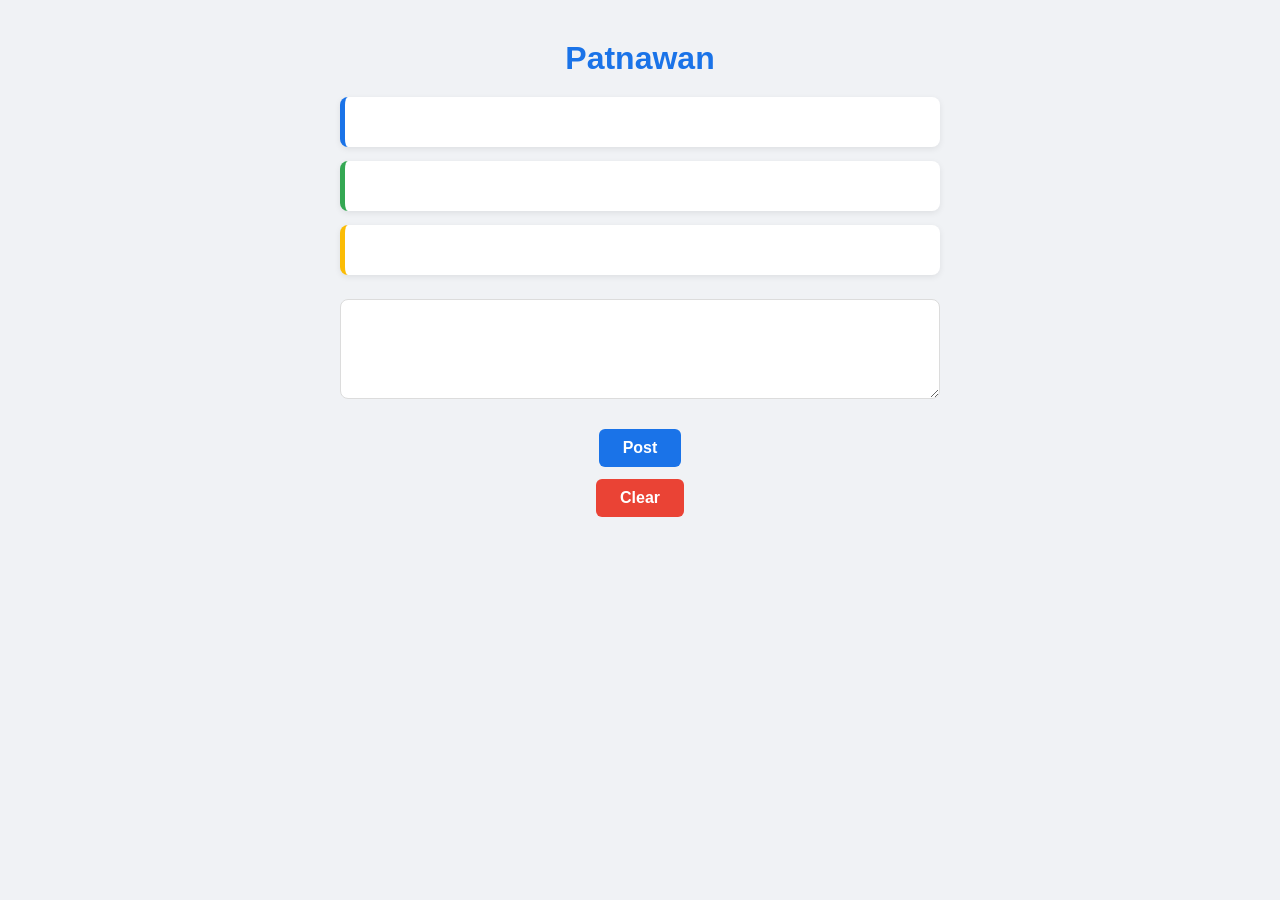
<file: Blog/index.html>
<!DOCTYPE html>
<html>
<head>
	<meta charset='utf-8'>
	<meta http-equiv='X-UA-Compatible' content='IE=edge'>
	<title>Blogger</title>
	<meta name='viewport' content='width=device-width, initial-scale=1'>
	<link rel='stylesheet' type='text/css' media='screen' href='main.css'>
	<script src='main.js'></script>
</head>
<body>
	<h1 id="top"></h1>
	<hr>
	<div id="topic"></div>
	<hr>
	<div id="reply1"></div>
	<hr>
	<div id="reply2"></div>
	<hr>
	<textarea name="message" id="message"></textarea> 
	<br/>
	<button type="button"onclick = "postFunction()">Post</button>
	<button type="button" onclick="clearFunction()" >Clear</button>
	
</body>
</html>
</file>
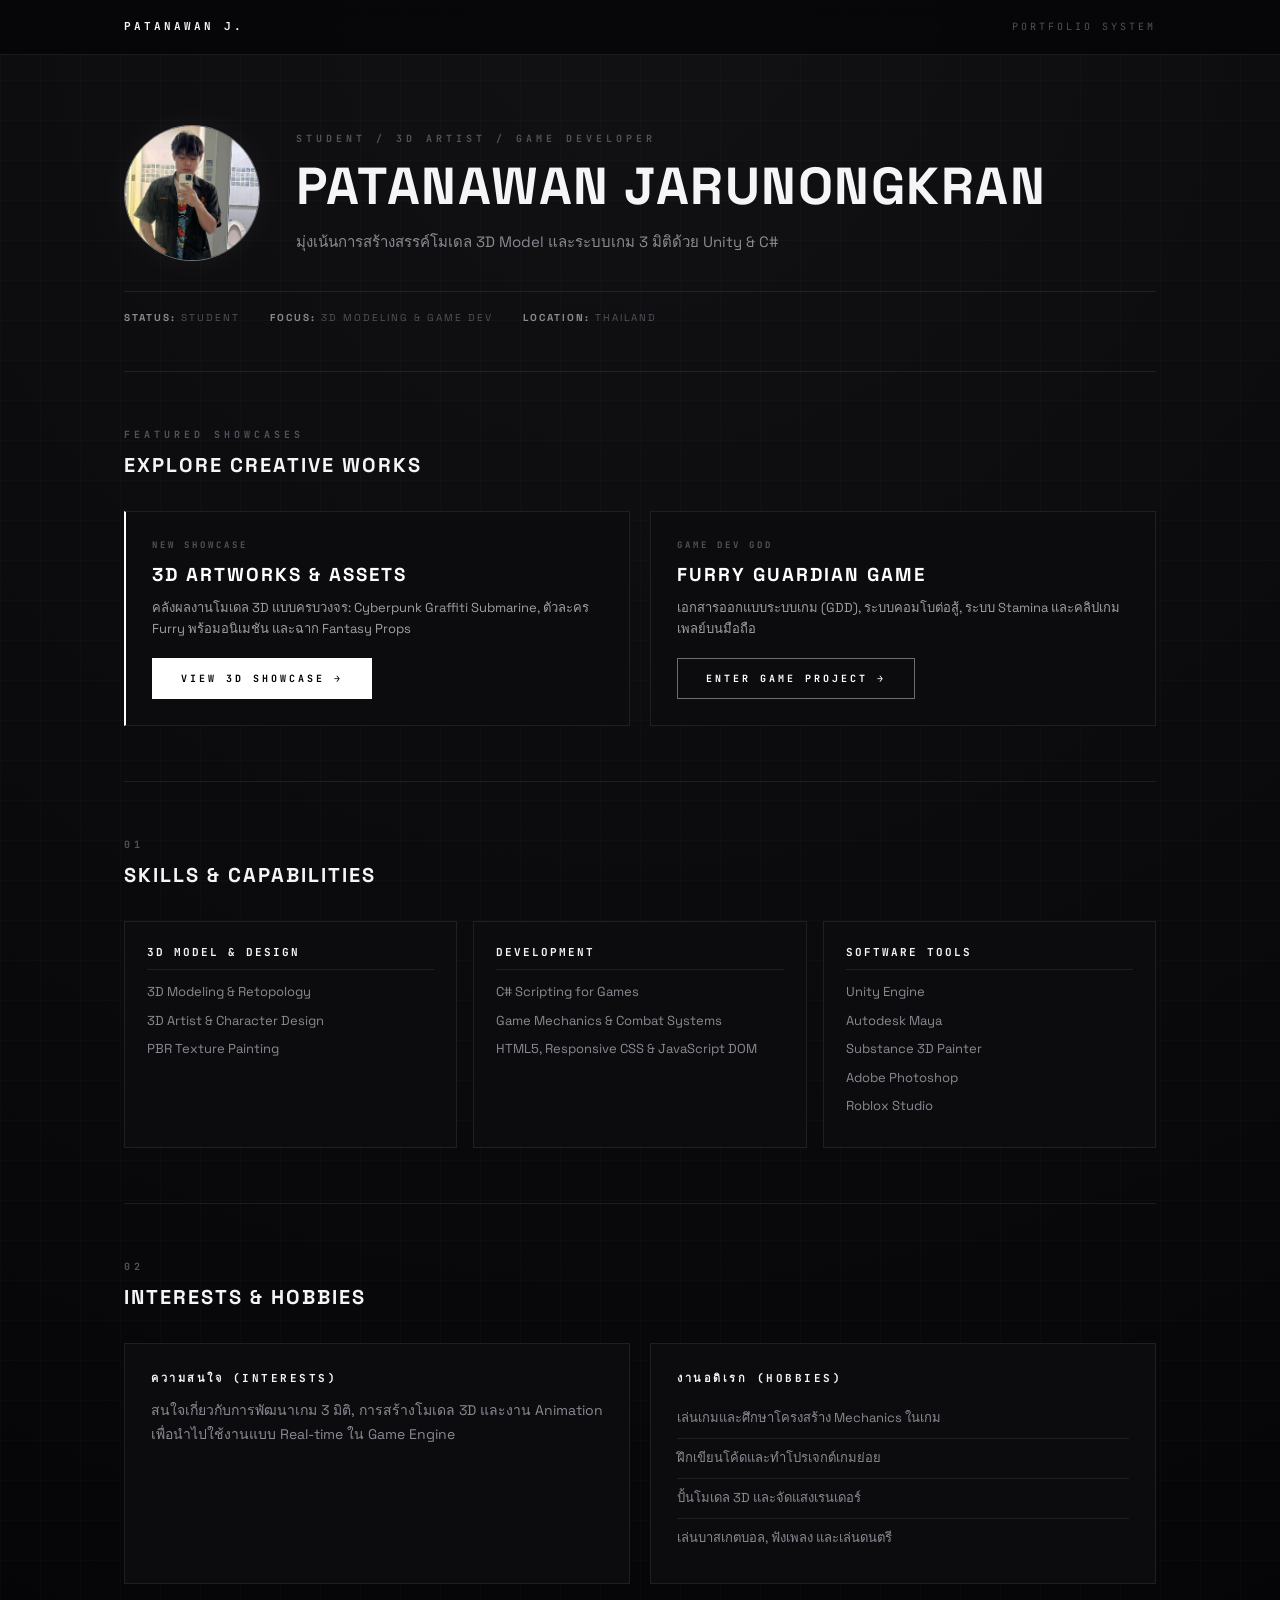
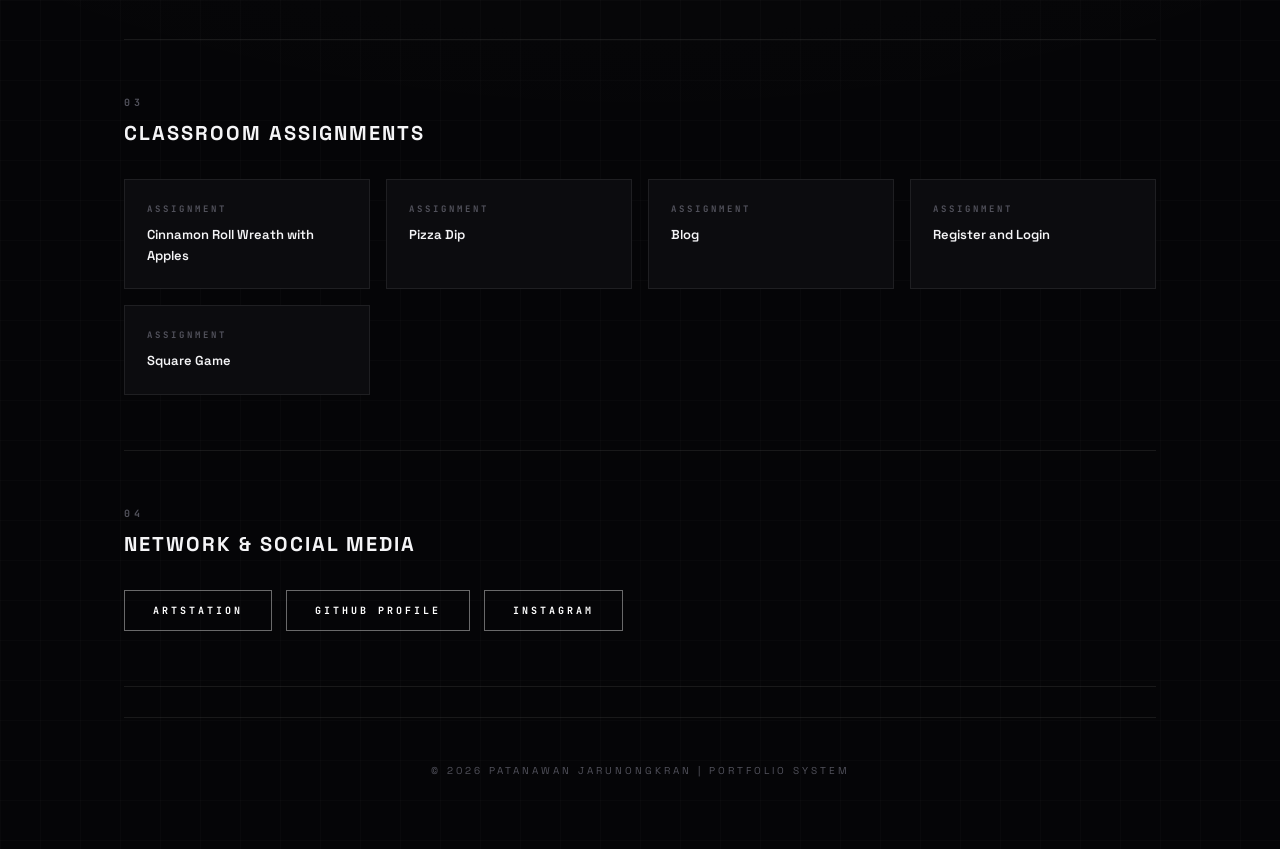
<file: Portfolio/index.html>
<!DOCTYPE html>
<html lang="th">
<head>
    <meta charset="UTF-8">
    <meta name="viewport" content="width=device-width, initial-scale=1.0">
    <title>PATANAWAN JARUNONGKRAN | PORTFOLIO</title>
    <link rel="stylesheet" href="style.css">
</head>
<body style="opacity: 0;">

    <nav class="spacex-nav">
        <div class="nav-container">
            <span class="nav-brand">PATANAWAN J.</span>
            <span class="nav-tag">PORTFOLIO SYSTEM</span>
        </div>
    </nav>

    <div class="container">
        <!-- Hero Header -->
        <header class="spacex-hero">
            <div class="hero-profile-wrap">
                <img src="image_Ball/Profile_Ball.jpg" alt="รูปโปรไฟล์" class="profile-img" onerror="this.src='./image_Ball/Profile_Ball.jpg'">
                <div class="hero-text">
                    <p class="hero-category">STUDENT / 3D ARTIST / GAME DEVELOPER</p>
                    <h1 class="hero-title">PATANAWAN JARUNONGKRAN</h1>
                    <p class="hero-desc">มุ่งเน้นการสร้างสรรค์โมเดล 3D Model และระบบเกม 3 มิติด้วย Unity & C#</p>
                </div>
            </div>
            <div class="hero-meta">
                <span><strong>STATUS:</strong> STUDENT</span>
                <span><strong>FOCUS:</strong> 3D MODELING & GAME DEV</span>
                <span><strong>LOCATION:</strong> THAILAND</span>
            </div>
        </header>

       <!-- ส่วนเลือกระหว่างดู Game Project หรือ 3D Works Showcase -->
        <section class="spacex-section">
            <div class="section-header">
                <span class="step-num">FEATURED SHOWCASES</span>
                <h2>EXPLORE CREATIVE WORKS</h2>
            </div>
            <div class="grid-2col">
                <!-- การ์ด 1: ไปหน้า 3D Works -->
                <div class="spacex-card highlight-card">
                    <span class="assign-title">NEW SHOWCASE</span>
                    <h3 style="letter-spacing: 2px; margin-bottom: 8px; color: #fff;">3D ARTWORKS & ASSETS</h3>
                    <p style="color: #a0a0a0; font-size: 13px; margin-bottom: 18px;">
                        คลังผลงานโมเดล 3D แบบครบวงจร: Cyberpunk Graffiti Submarine, ตัวละคร Furry พร้อมอนิเมชัน และฉาก Fantasy Props
                    </p>
                    <button type="button" class="spacex-btn solid js-nav-btn" data-href="3dworks.html">
                        VIEW 3D SHOWCASE →
                    </button>
                </div>

                <!-- การ์ด 2: ไปหน้า Game Project -->
                <div class="spacex-card">
                    <span class="assign-title">GAME DEV GDD</span>
                    <h3 style="letter-spacing: 2px; margin-bottom: 8px; color: #fff;">FURRY GUARDIAN GAME</h3>
                    <p style="color: #a0a0a0; font-size: 13px; margin-bottom: 18px;">
                        เอกสารออกแบบระบบเกม (GDD), ระบบคอมโบต่อสู้, ระบบ Stamina และคลิปเกมเพลย์บนมือถือ
                    </p>
                    <button type="button" class="spacex-btn js-nav-btn" data-href="project.html">
                        ENTER GAME PROJECT →
                    </button>
                </div>
            </div>
        </section>

        <!-- ทักษะและความสามารถ -->
        <section class="spacex-section">
            <div class="section-header">
                <span class="step-num">01</span>
                <h2>SKILLS & CAPABILITIES</h2>
            </div>
            <div class="spec-grid">
                <div class="spec-card">
                    <h4>3D MODEL & DESIGN</h4>
                    <ul>
                        <li>3D Modeling & Retopology</li>
                        <li>3D Artist & Character Design</li>
                        <li>PBR Texture Painting</li>
                    </ul>
                </div>
                <div class="spec-card">
                    <h4>DEVELOPMENT</h4>
                    <ul>
                        <li>C# Scripting for Games</li>
                        <li>Game Mechanics & Combat Systems</li>
                        <li>HTML5, Responsive CSS & JavaScript DOM</li>
                    </ul>
                </div>
                <div class="spec-card">
                    <h4>SOFTWARE TOOLS</h4>
                    <ul>
                        <li>Unity Engine</li>
                        <li>Autodesk Maya</li>
                        <li>Substance 3D Painter</li>
                        <li>Adobe Photoshop</li>
                        <li>Roblox Studio</li>
                    </ul>
                </div>
            </div>
        </section>

        <!-- ความสนใจและงานอดิเรก -->
        <section class="spacex-section">
            <div class="section-header">
                <span class="step-num">02</span>
                <h2>INTERESTS & HOBBIES</h2>
            </div>
            <div class="grid-2col">
                <div class="spacex-card">
                    <h3 class="card-subtitle"> ความสนใจ (INTERESTS)</h3>
                    <p class="card-text">
                        สนใจเกี่ยวกับการพัฒนาเกม 3 มิติ, การสร้างโมเดล 3D และงาน Animation เพื่อนำไปใช้งานแบบ Real-time ใน Game Engine
                    </p>
                </div>
                <div class="spacex-card">
                    <h3 class="card-subtitle">งานอดิเรก (HOBBIES)</h3>
                    <ul class="spacex-list">
                        <li>เล่นเกมและศึกษาโครงสร้าง Mechanics ในเกม</li>
                        <li>ฝึกเขียนโค้ดและทำโปรเจกต์เกมย่อย</li>
                        <li>ปั้นโมเดล 3D และจัดแสงเรนเดอร์</li>
                        <li>เล่นบาสเกตบอล, ฟังเพลง และเล่นดนตรี</li>
                    </ul>
                </div>
            </div>
        </section>

        <!-- งานมอบหมายในห้องเรียน (ทุกการ์ดคลิกผ่าน JS) -->
      <section class="spacex-section">
            <div class="section-header">
                <span class="step-num">03</span>
                <h2>CLASSROOM ASSIGNMENTS</h2>
            </div>
            <div class="assignment-grid">
                <!-- 1. Cinnamon Roll Wreath with Apples -->
                <div class="assign-card js-link" data-url="../Cinnamon Roll Wreath with Apples/recipe.html" data-blank="true">
                    <span class="assign-title">ASSIGNMENT</span>
                    <p>Cinnamon Roll Wreath with Apples</p>
                </div>

                <!-- 2. Pizza dip -->
                <div class="assign-card js-link" data-url="../Pizza dip/recipe.html" data-blank="true">
                    <span class="assign-title">ASSIGNMENT</span>
                    <p>Pizza Dip</p>
                </div>

                <!-- 3. Blog -->
                <div class="assign-card js-link" data-url="../Blog/index.html" data-blank="true">
                    <span class="assign-title">ASSIGNMENT</span>
                    <p>Blog</p>
                </div>

                <!-- 4. Register and login -->
                <div class="assign-card js-link" data-url="../Register/register.html" data-blank="true">
                    <span class="assign-title">ASSIGNMENT</span>
                    <p>Register and Login</p>
                </div>

                <!-- 5. Square game -->
                <div class="assign-card js-link" data-url="../Square game/index.html" data-blank="true">
                    <span class="assign-title">ASSIGNMENT</span>
                    <p>Square Game</p>
                </div>
            </div>
        </section>

        <!-- ช่องทาง Social Links (ควบคุมด้วย JS เปิดแท็บใหม่) -->
        <section class="spacex-section">
            <div class="section-header">
                <span class="step-num">04</span>
                <h2>NETWORK & SOCIAL MEDIA</h2>
            </div>
            <div class="spacex-btn-group">
                <button type="button" class="spacex-btn js-nav-btn" data-href="https://www.artstation.com/ball_patanawan" data-target="_blank">
                    ARTSTATION 
                </button>
                <button type="button" class="spacex-btn js-nav-btn" data-href="https://github.com/Ballyuyio" data-target="_blank">
                    GITHUB PROFILE
                </button>
                <button type="button" class="spacex-btn js-nav-btn" data-href="https://www.instagram.com/ball_patanawan/" data-target="_blank">
                    INSTAGRAM
                </button>
            </div>
        </section>

        <footer class="spacex-footer">
            <p>© 2026 PATANAWAN JARUNONGKRAN | PORTFOLIO SYSTEM</p>
        </footer>
    </div>

    <!-- เชื่อมโยง External JavaScript -->
    <script src="main.js"></script>
</body>
</html>
</file>
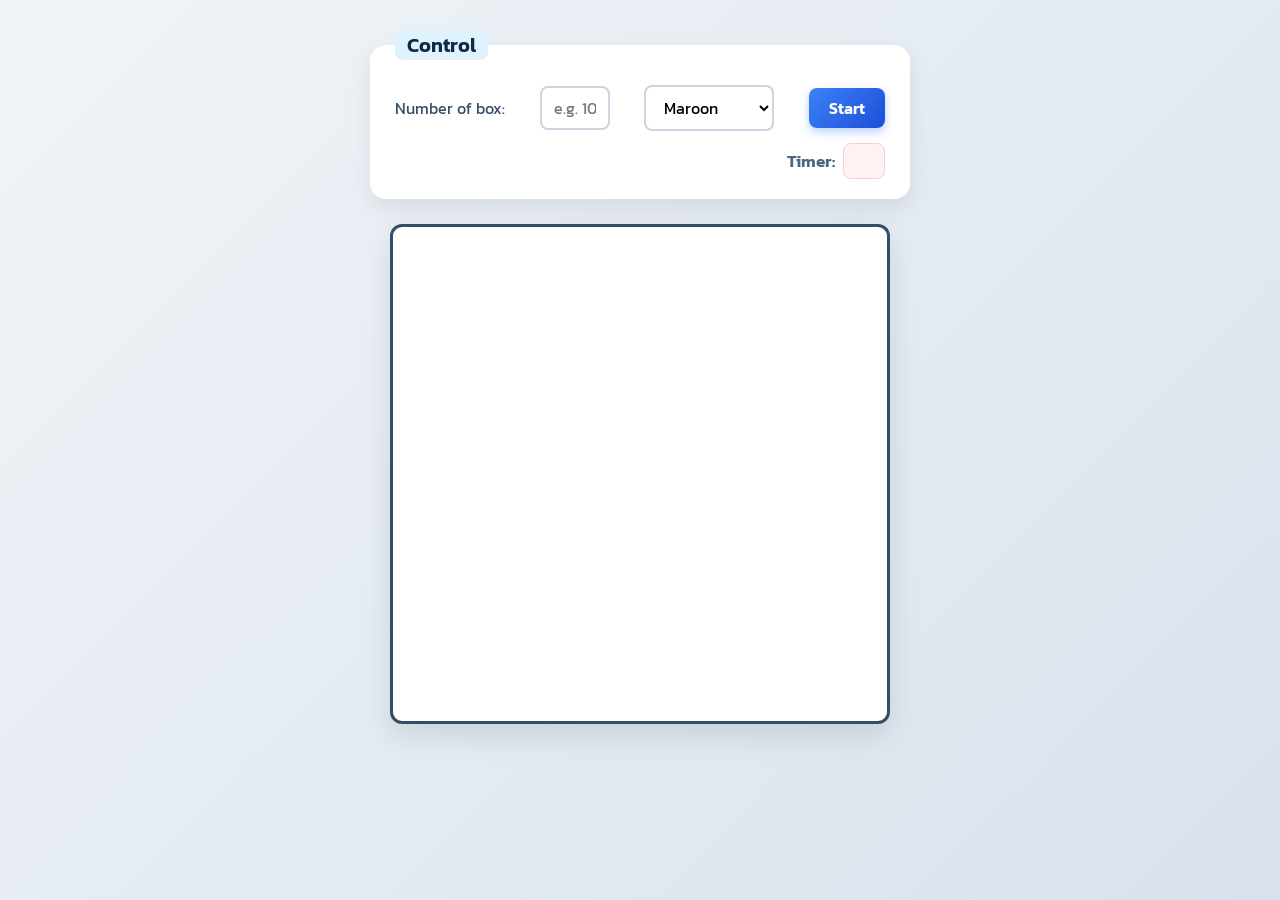
<file: Square game/index.html>
<!DOCTYPE html>
<html lang="en">
	<head>
		<meta charset="UTF-8">
		<meta name="viewport" content="width=device-width, initial-scale=1.0">
		<title>Square game</title>
		<script type="text/javascript" src="game.js"></script>
		<link rel="stylesheet" type="text/css" href="game.css">
	</head>
	<body>
		<!-- these codes were adapted from https://courses.cs.washington.edu/courses/cse154/17sp/lecture/more-dom/code/squares.html  -->

		<fieldset>
			<legend>Control</legend>
			<label for="numbox">Number of box: </label>
			<input type="text" name="numbox" id="numbox" placeholder="e.g. 10">
			<select name="color" id="color">
				<option value="maroon">Maroon</option>
				<option value="lightgreen">Lightgreen</option>
				<option value="magenta">Magenta</option>
			</select>
			<button id="start">Start</button>
			<div id="timerClock"> Timer:
				<div id="clock"></div>
			</div>
		</fieldset>

		<div id="container">
			<div id="layer"></div>
		</div>
	
	</body>
</html>
</file>
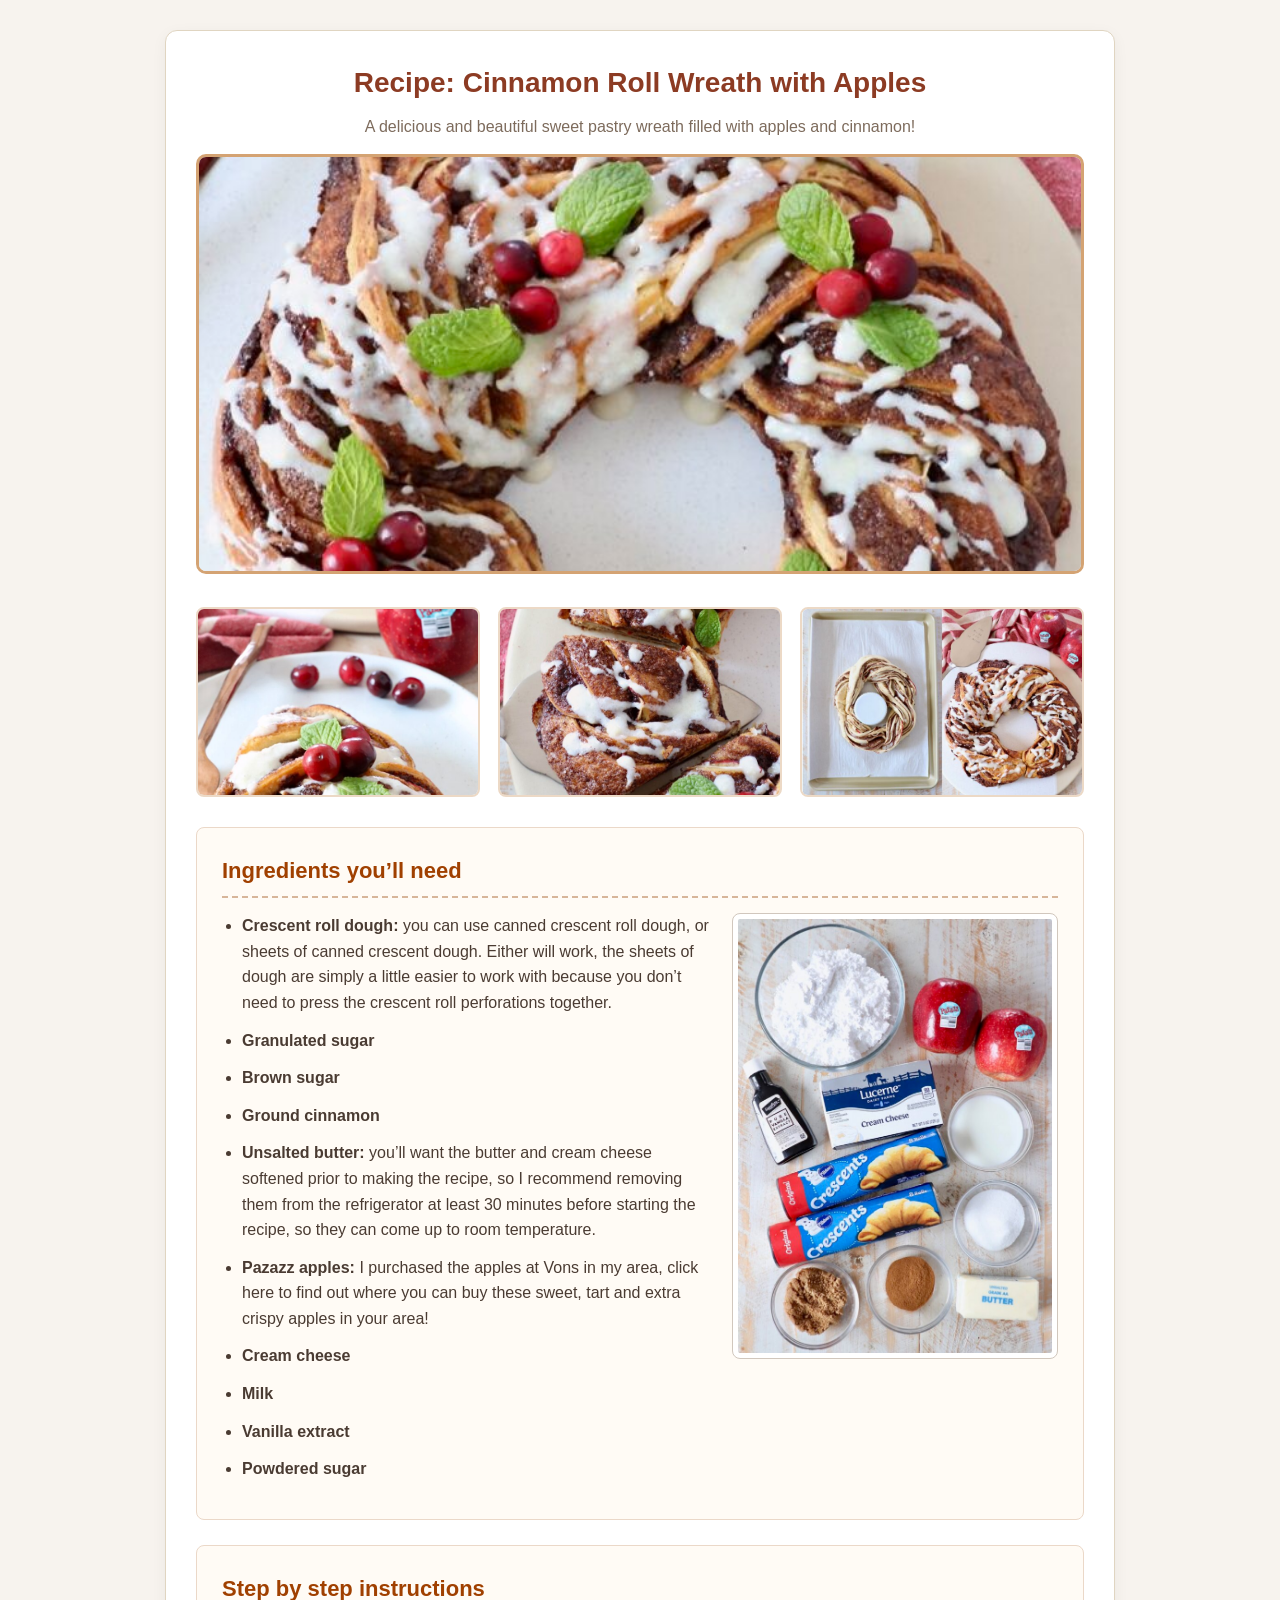
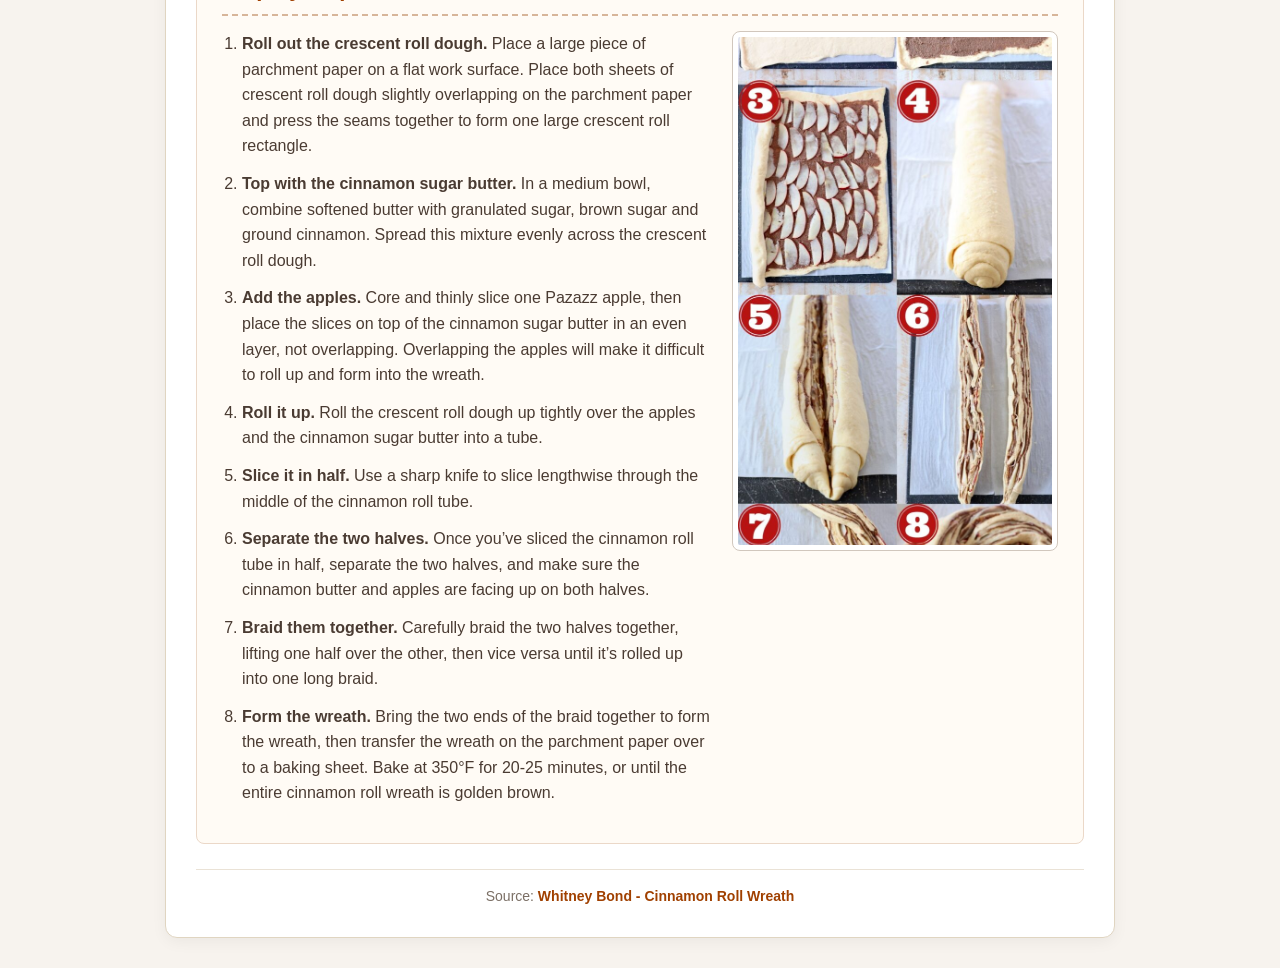
<file: Cinnamon Roll Wreath with Apples/recipe.html>
<!DOCTYPE html>
<html lang="en">
<head>
    <meta charset="UTF-8">
    <meta http-equiv="X-UA-Compatible" content="IE=edge">
    <meta name="viewport" content="width=device-width, initial-scale=1.0">
    <title>Cinnamon Roll Wreath with Apples</title>
    <!-- เชื่อมโยงกับ External CSS ตามโจทย์ -->
    <link rel="stylesheet" href="style.css">
</head>
<body>

    <div class="recipe-container">
        <!-- ส่วนหัวและแบนเนอร์ -->
        <header class="header-section">
            <h1 class="main-title">Recipe: Cinnamon Roll Wreath with Apples</h1>
            <p class="subtitle">A delicious and beautiful sweet pastry wreath filled with apples and cinnamon!</p>
            <div class="banner-box">
                <img src="pic/cinnamon-5.jpeg" alt="Cinnamon Roll Wreath" class="hero-image">
            </div>
        </header>

        <!-- แกลเลอรีรูปภาพภาพรวม (ใช้ Flexbox) -->
        <section class="gallery-section">
            <div class="image-flex-container">
              <img src="pic/cinnamon-3.jpeg" alt="Slice of Cinnamon Roll" class="thumb-img">
<img src="pic/cinnamon-4.jpeg" alt="Cinnamon Roll Wreath close up" class="thumb-img">
<img src="pic/cinnamon-6.jpeg" alt="Baking preparation and final dish" class="thumb-img">
            </div>
        </section>

        <!-- ส่วนผสม (Ingredients) -->
        <section class="card ingredients-card">
            <h2 class="section-title">Ingredients you’ll need</h2>
            <div class="content-flex">
                <div class="text-col">
                    <ul class="ingredient-list">
                        <li><strong>Crescent roll dough:</strong> you can use canned crescent roll dough, or sheets of canned crescent dough. Either will work, the sheets of dough are simply a little easier to work with because you don’t need to press the crescent roll perforations together.</li>
                        <li><strong>Granulated sugar</strong></li>
                        <li><strong>Brown sugar</strong></li>
                        <li><strong>Ground cinnamon</strong></li>
                        <li><strong>Unsalted butter:</strong> you’ll want the butter and cream cheese softened prior to making the recipe, so I recommend removing them from the refrigerator at least 30 minutes before starting the recipe, so they can come up to room temperature.</li>
                        <li><strong>Pazazz apples:</strong> I purchased the apples at Vons in my area, click here to find out where you can buy these sweet, tart and extra crispy apples in your area!</li>
                        <li><strong>Cream cheese</strong></li>
                        <li><strong>Milk</strong></li>
                        <li><strong>Vanilla extract</strong></li>
                        <li><strong>Powdered sugar</strong></li>
                    </ul>
                </div>
                <div class="img-col">
                  <img src="pic/cinnamon-1.jpeg" alt="Ingredients on table" class="side-img">
                </div>
            </div>
        </section>

        <!-- ขั้นตอนการทำ (Instructions) -->
        <section class="card instructions-card">
            <h2 class="section-title">Step by step instructions</h2>
            <div class="content-flex reverse-layout">
                <div class="text-col">
                    <ol class="steps-list">
                        <li><strong>Roll out the crescent roll dough.</strong> Place a large piece of parchment paper on a flat work surface. Place both sheets of crescent roll dough slightly overlapping on the parchment paper and press the seams together to form one large crescent roll rectangle.</li>
                        <li><strong>Top with the cinnamon sugar butter.</strong> In a medium bowl, combine softened butter with granulated sugar, brown sugar and ground cinnamon. Spread this mixture evenly across the crescent roll dough.</li>
                        <li><strong>Add the apples.</strong> Core and thinly slice one Pazazz apple, then place the slices on top of the cinnamon sugar butter in an even layer, not overlapping. Overlapping the apples will make it difficult to roll up and form into the wreath.</li>
                        <li><strong>Roll it up.</strong> Roll the crescent roll dough up tightly over the apples and the cinnamon sugar butter into a tube.</li>
                        <li><strong>Slice it in half.</strong> Use a sharp knife to slice lengthwise through the middle of the cinnamon roll tube.</li>
                        <li><strong>Separate the two halves.</strong> Once you’ve sliced the cinnamon roll tube in half, separate the two halves, and make sure the cinnamon butter and apples are facing up on both halves.</li>
                        <li><strong>Braid them together.</strong> Carefully braid the two halves together, lifting one half over the other, then vice versa until it’s rolled up into one long braid.</li>
                        <li><strong>Form the wreath.</strong> Bring the two ends of the braid together to form the wreath, then transfer the wreath on the parchment paper over to a baking sheet. Bake at 350°F for 20-25 minutes, or until the entire cinnamon roll wreath is golden brown.</li>
                    </ol>
                </div>
                <div class="img-col">
                   <img src="pic/cinnamon-2.jpeg" alt="Step by step preparation guide" class="side-img steps-guide-img">
                </div>
            </div>
        </section>

        <!-- ส่วนท้ายและแหล่งที่มา -->
        <footer class="footer-section">
            <p>Source: <a href="https://whitneybond.com/cinnamon-roll-wreath/" target="_blank">Whitney Bond - Cinnamon Roll Wreath</a></p>
        </footer>
    </div>

</body>
</html>
</file>
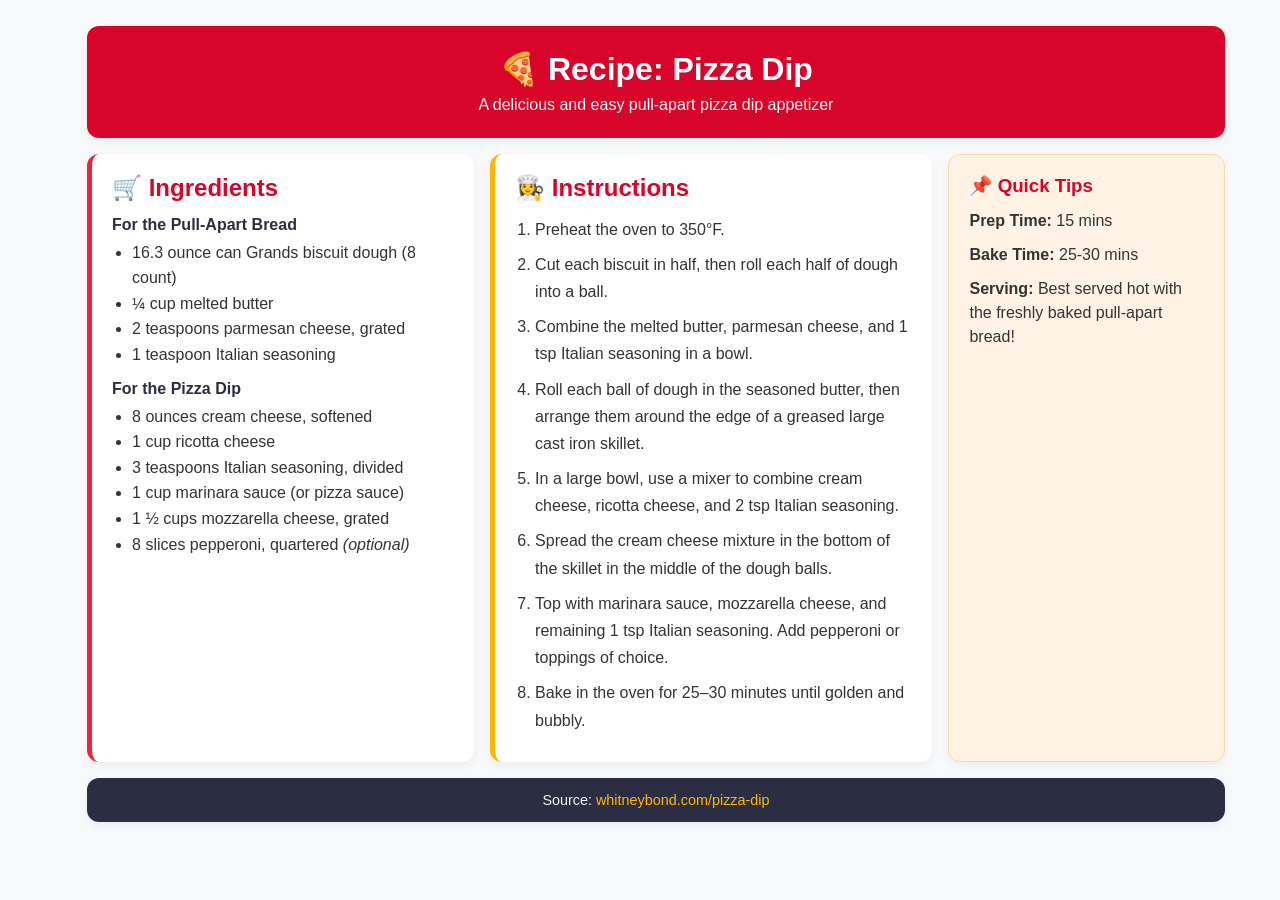
<file: Pizza dip/recipe.html>
<!DOCTYPE html>
<html lang="th">
<head>
    <meta charset='utf-8'>
    <meta http-equiv='X-UA-Compatible' content='IE=edge'>
    <title>Recipe: Pizza Dip</title>
    <meta name='viewport' content='width=device-width, initial-scale=1'>
    <link rel='stylesheet' type='text/css' media='screen' href='main.css'>
</head>
<body>

    <div class="grid-container">
        <header id="header">
            <h1>🍕 Recipe: Pizza Dip</h1>
            <p>A delicious and easy pull-apart pizza dip appetizer</p>
        </header>

        <section id="main1">
            <h2>🛒 Ingredients</h2>
            
            <h3>For the Pull-Apart Bread</h3>
            <ul>
                <li>16.3 ounce can Grands biscuit dough (8 count)</li>
                <li>¼ cup melted butter</li>
                <li>2 teaspoons parmesan cheese, grated</li>
                <li>1 teaspoon Italian seasoning</li>
            </ul>

            <h3>For the Pizza Dip</h3>
            <ul>
                <li>8 ounces cream cheese, softened</li>
                <li>1 cup ricotta cheese</li>
                <li>3 teaspoons Italian seasoning, divided</li>
                <li>1 cup marinara sauce (or pizza sauce)</li>
                <li>1 ½ cups mozzarella cheese, grated</li>
                <li>8 slices pepperoni, quartered <em>(optional)</em></li>
            </ul>
        </section>

        <section id="main2">
            <h2>👩‍🍳 Instructions</h2>
            <ol>
                <li>Preheat the oven to 350°F.</li>
                <li>Cut each biscuit in half, then roll each half of dough into a ball.</li>
                <li>Combine the melted butter, parmesan cheese, and 1 tsp Italian seasoning in a bowl.</li>
                <li>Roll each ball of dough in the seasoned butter, then arrange them around the edge of a greased large cast iron skillet.</li>
                <li>In a large bowl, use a mixer to combine cream cheese, ricotta cheese, and 2 tsp Italian seasoning.</li>
                <li>Spread the cream cheese mixture in the bottom of the skillet in the middle of the dough balls.</li>
                <li>Top with marinara sauce, mozzarella cheese, and remaining 1 tsp Italian seasoning. Add pepperoni or toppings of choice.</li>
                <li>Bake in the oven for 25–30 minutes until golden and bubbly.</li>
            </ol>
        </section>

        <aside id="right">
            <h3>📌 Quick Tips</h3>
            <p><strong>Prep Time:</strong> 15 mins</p>
            <p><strong>Bake Time:</strong> 25-30 mins</p>
            <p><strong>Serving:</strong> Best served hot with the freshly baked pull-apart bread!</p>
        </aside>

        <footer id="footer">
            <p>Source: <a href="https://whitneybond.com/pizza-dip/" target="_blank" rel="noopener noreferrer">whitneybond.com/pizza-dip</a></p>
        </footer>
    </div>

</body>
</html>
</file>
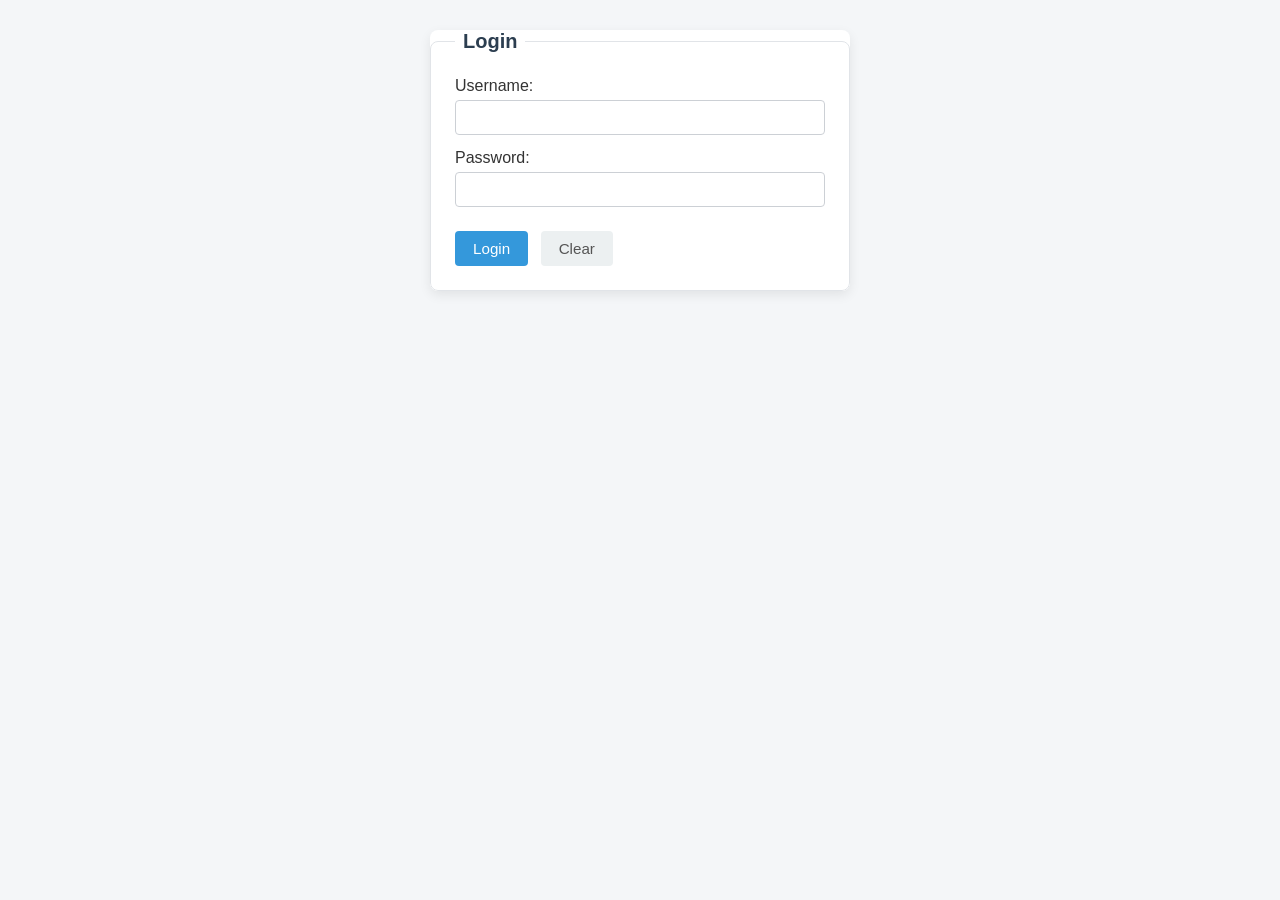
<file: Register/login.html>
<!DOCTYPE html>
<html>
	<head>
		<link rel="stylesheet" href="Normal.css">
		<meta charset="UTF-8">
		<title>Login</title>
		<script type="text/javascript" src="login.js"></script>
	</head>
	<body>
		<form name="myLogin" id = "myLogin">
			<fieldset>
				<legend>Login</legend>
				Username: 
				<input type="text" name="username" id="username" required>
				<br>
				Password: 
				<input type="password" name="password" required>
				<br>
				<input type="submit" value="Login" id="loginBtn">
				<input type="reset" value="Clear" id="clearBtn">

			</fieldset>
			

		</form>
		
	</body>
</html>
</file>
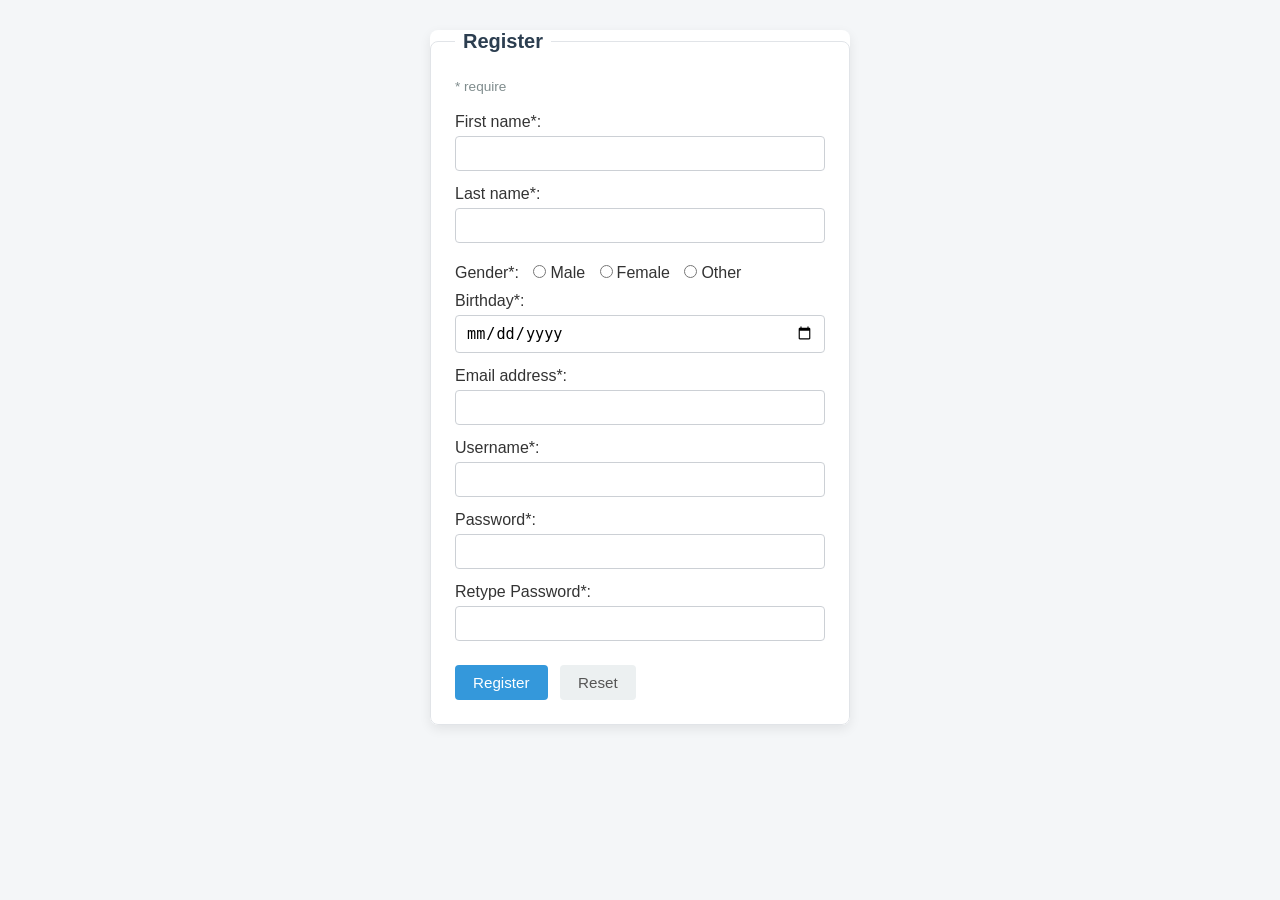
<file: Register/register.html>
<!DOCTYPE html>
<html>
	<head>
		<link rel="stylesheet" href="Normal.css">
		<meta charset="UTF-8">
		<title>Register</title>
		<script type="text/javascript" src="register.js"></script>
	</head>
	<body>
		<form name="myRegister" id="myRegister" action="login.html">
			<fieldset>
				<legend>Register</legend>
				<span>* require</span> <br>
				<span id="errormsg"></span> <br>
				First name*: 
				<input type="text" name="firstname" required>
				Last name*: 
				<input type="text" name="lastname" >
				<br>
				Gender*: 
				<input type="radio" name="gender" value="male" >Male
				<input type="radio" name="gender" value="female" >Female
				<input type="radio" name="gender" value="other" >Other
				<br>
				Birthday*: 
				<input type="date" name="bday" value="" >
				<br>
				Email address*: 
				<input type="email" name="email" >
				<br>
				Username*: 
				<input type="text" name="username" >
				<br>
				Password*: 
				<input type="password" name="password" required>
				<br>
				Retype Password*: 
				<input type="password" name="password" required>
				<br>
				<input type="submit" value="Register" id="registerBtn">
				<input type="reset" value="Reset" id="resetBtn">
			</fieldset>
		</form>

		
	</body>
</html>
</file>
<file: Blog/main.css>
* {
    box-sizing: border-box;
    margin: 0;
    padding: 0;
    font-family: 'Segoe UI', Tahoma, Geneva, Verdana, sans-serif;
}

body {
    background-color: #f0f2f5;
    color: #333333;
    padding: 40px 20px;
    display: flex;
    flex-direction: column;
    align-items: center;
}

/* หัวข้อหลักด้านบน */
#top {
    font-size: 2rem;
    color: #1a73e8;
    margin-bottom: 20px;
    text-align: center;
}

/* เส้นคั่น */
hr {
    display: none; /* ซ่อนเส้นเดิมแล้วใช้ Card Shadow แทน */
}

/* กล่องแสดงผลโพสต์ทั้งหมด */
#topic, #reply1, #reply2 {
    width: 100%;
    max-width: 600px;
    min-height: 50px;
    background-color: #ffffff;
    border-radius: 8px;
    padding: 16px;
    margin-bottom: 14px;
    box-shadow: 0 2px 6px rgba(0, 0, 0, 0.08);
    font-size: 1rem;
    line-height: 1.5;
    word-break: break-word;
    border-left: 5px solid #ccc;
    transition: all 0.2s ease-in-out;
}

/* แยกสีไฮไลท์ตามประเภทโพสต์ */
#topic {
    border-left-color: #1a73e8; /* สีน้ำเงินสำหรับ Topic */
    font-weight: 500;
}

#reply1 {
    border-left-color: #34a853; /* สีเขียวสำหรับ Reply 1 */
}

#reply2 {
    border-left-color: #fbbc05; /* สีเหลืองสำหรับ Reply 2 */
}

/* กล่องพิมพ์ข้อความ */
#message {
    width: 100%;
    max-width: 600px;
    height: 100px;
    padding: 12px;
    border-radius: 8px;
    border: 1px solid #dcdcdc;
    font-size: 1rem;
    resize: vertical;
    outline: none;
    margin-top: 10px;
    transition: border-color 0.2s;
}

#message:focus {
    border-color: #1a73e8;
    box-shadow: 0 0 0 2px rgba(26, 115, 232, 0.2);
}

/* ตกแต่งปุ่มกด */
button {
    padding: 10px 24px;
    margin: 12px 6px 0;
    font-size: 1rem;
    font-weight: 600;
    border: none;
    border-radius: 6px;
    cursor: pointer;
    transition: background-color 0.2s, transform 0.1s;
}

button:active {
    transform: scale(0.98);
}

/* ปุ่ม Post (ปุ่มแรก) */
button:nth-of-type(1) {
    background-color: #1a73e8;
    color: #ffffff;
}

button:nth-of-type(1):hover {
    background-color: #1557b0;
}

/* ปุ่ม Clear (ปุ่มที่สอง) */
button:nth-of-type(2) {
    background-color: #ea4335;
    color: #ffffff;
}

button:nth-of-type(2):hover {
    background-color: #c5221f;
}
</file>
<file: Portfolio/style.css>
/* ===================================================
   SPACEX / INDUSTRIAL TECH DESIGN SYSTEM
   AUTHOR: PATANAWAN J.
   =================================================== */

@import url('https://fonts.googleapis.com/css2?family=Space+Grotesk:wght@400;600;700&family=JetBrains+Mono:wght@300;400;700&display=swap');

:root {
    --bg-black: #050507;
    --card-surface: #0c0c0f;
    --card-hover: #121217;
    --border-subtle: rgba(255, 255, 255, 0.08);
    --border-active: rgba(255, 255, 255, 0.28);
    --text-primary: #f5f5f7;
    --text-secondary: #8a8a93;
    --text-muted: #52525c;
    --accent-glow: rgba(255, 255, 255, 0.04);
}

* {
    margin: 0;
    padding: 0;
    box-sizing: border-box;
    font-family: 'Space Grotesk', -apple-system, BlinkMacSystemFont, "Segoe UI", Roboto, sans-serif;
}

body {
    background-color: var(--bg-black);
    color: var(--text-primary);
    line-height: 1.6;
    padding-bottom: 60px;
    overflow-x: hidden;
    /* พื้นหลัง Subtle Technical Grid */
    background-image: 
        radial-gradient(circle at 50% 0%, rgba(255, 255, 255, 0.05) 0%, transparent 70%),
        linear-gradient(to right, rgba(255, 255, 255, 0.015) 1px, transparent 1px),
        linear-gradient(to bottom, rgba(255, 255, 255, 0.015) 1px, transparent 1px);
    background-size: 100% 100%, 40px 40px, 40px 40px;
}

/* ===================================================
   LAYOUT & CONTAINERS
   =================================================== */
.container {
    width: 100%;
    max-width: 1080px;
    margin: 0 auto;
    padding: 0 24px;
}

/* ===================================================
   SPACEX NAVIGATION BAR
   =================================================== */
.spacex-nav {
    position: sticky;
    top: 0;
    width: 100%;
    background-color: rgba(5, 5, 7, 0.75);
    backdrop-filter: blur(16px);
    -webkit-backdrop-filter: blur(16px);
    border-bottom: 1px solid var(--border-subtle);
    z-index: 1000;
}

.nav-container {
    max-width: 1080px;
    margin: 0 auto;
    display: flex;
    justify-content: space-between;
    align-items: center;
    padding: 18px 24px;
}

.nav-brand {
    color: var(--text-primary);
    font-size: 11px;
    font-weight: 700;
    letter-spacing: 3px;
    text-transform: uppercase;
    text-decoration: none;
    transition: opacity 0.25s ease;
    font-family: 'JetBrains Mono', monospace;
}

.nav-brand:hover {
    opacity: 0.6;
}

.nav-tag {
    font-size: 10px;
    letter-spacing: 3px;
    color: var(--text-muted);
    font-family: 'JetBrains Mono', monospace;
}

/* ===================================================
   HERO & PROFILE SECTION
   =================================================== */
.spacex-hero {
    padding: 70px 0 45px 0;
    border-bottom: 1px solid var(--border-subtle);
    position: relative;
}

.hero-profile-wrap {
    display: flex;
    align-items: center;
    gap: 36px;
}

.profile-img {
    width: 136px;
    height: 136px;
    min-width: 136px;
    border-radius: 50%;
    object-fit: cover;
    border: 1px solid rgba(255, 255, 255, 0.4);
    box-shadow: 0 0 35px rgba(255, 255, 255, 0.05);
    background-color: #121214;
    transition: transform 0.4s ease, border-color 0.4s ease;
}

.profile-img:hover {
    transform: scale(1.03);
    border-color: #ffffff;
}

.hero-text {
    flex: 1;
}

.hero-category {
    font-size: 10px;
    letter-spacing: 4px;
    color: var(--text-muted);
    margin-bottom: 10px;
    font-weight: 700;
    font-family: 'JetBrains Mono', monospace;
}

.hero-title {
    font-size: clamp(30px, 4.5vw, 52px);
    font-weight: 700;
    letter-spacing: 1.5px;
    line-height: 1.15;
    margin-bottom: 12px;
    text-transform: uppercase;
}

.hero-desc {
    font-size: 15px;
    color: var(--text-secondary);
    font-weight: 400;
    line-height: 1.7;
    max-width: 720px;
}

.hero-meta {
    display: flex;
    gap: 30px;
    flex-wrap: wrap;
    font-size: 10px;
    letter-spacing: 2px;
    color: var(--text-muted);
    margin-top: 30px;
    padding-top: 18px;
    border-top: 1px solid var(--border-subtle);
    font-family: 'JetBrains Mono', monospace;
}

.hero-meta span strong {
    color: var(--text-secondary);
}

/* ===================================================
   SECTIONS & TECHNICAL HEADERS
   =================================================== */
.spacex-section {
    padding: 55px 0;
    border-bottom: 1px solid var(--border-subtle);
    position: relative;
}

.section-header {
    margin-bottom: 30px;
}

.step-num {
    font-size: 10px;
    font-weight: 700;
    letter-spacing: 4px;
    color: var(--text-muted);
    display: block;
    margin-bottom: 6px;
    font-family: 'JetBrains Mono', monospace;
}

.section-header h2 {
    font-size: 20px;
    font-weight: 700;
    letter-spacing: 2px;
    text-transform: uppercase;
}

/* ===================================================
   CARDS & PANELS (INDUSTRIAL HUD STYLE)
   =================================================== */
.spacex-card {
    background-color: var(--card-surface);
    border: 1px solid var(--border-subtle);
    padding: 26px;
    transition: all 0.3s cubic-bezier(0.16, 1, 0.3, 1);
    position: relative;
}

.spacex-card:hover {
    background-color: var(--card-hover);
    border-color: var(--border-active);
    box-shadow: 0 10px 30px rgba(0, 0, 0, 0.4);
}

.highlight-card {
    border-left: 2px solid #ffffff;
}

.card-subtitle {
    font-size: 11px;
    letter-spacing: 2.5px;
    margin-bottom: 12px;
    color: var(--text-primary);
    text-transform: uppercase;
    font-family: 'JetBrains Mono', monospace;
}

.card-text {
    font-size: 14px;
    color: var(--text-secondary);
    line-height: 1.7;
}

.spacex-list {
    list-style: none;
}

.spacex-list li {
    padding: 9px 0;
    border-bottom: 1px solid var(--border-subtle);
    font-size: 13px;
    color: var(--text-secondary);
}

.spacex-list li:last-child {
    border-bottom: none;
}

/* ===================================================
   GRIDS & MULTI-COLUMNS
   =================================================== */
.grid-2col {
    display: grid;
    grid-template-columns: repeat(auto-fit, minmax(320px, 1fr));
    gap: 20px;
    align-items: stretch;
}

.grid-3col {
    display: grid;
    grid-template-columns: repeat(auto-fit, minmax(260px, 1fr));
    gap: 16px;
}

.spec-grid {
    display: grid;
    grid-template-columns: repeat(auto-fit, minmax(230px, 1fr));
    gap: 16px;
}

.spec-card {
    background: var(--card-surface);
    border: 1px solid var(--border-subtle);
    padding: 22px;
    transition: border-color 0.25s ease;
}

.spec-card:hover {
    border-color: var(--border-active);
}

.spec-card h4 {
    font-size: 11px;
    letter-spacing: 2px;
    margin-bottom: 12px;
    border-bottom: 1px solid var(--border-subtle);
    padding-bottom: 8px;
    color: var(--text-primary);
    font-family: 'JetBrains Mono', monospace;
}

.spec-card ul {
    list-style: none;
}

.spec-card li {
    font-size: 13px;
    color: var(--text-secondary);
    margin-bottom: 9px;
    line-height: 1.5;
}

/* ===================================================
   ASSIGNMENT TILES
   =================================================== */
.assignment-grid {
    display: grid;
    grid-template-columns: repeat(auto-fit, minmax(220px, 1fr));
    gap: 16px;
}

.assign-card {
    background: var(--card-surface);
    border: 1px solid var(--border-subtle);
    padding: 22px;
    display: block;
    user-select: none;
    transition: all 0.25s cubic-bezier(0.16, 1, 0.3, 1);
    position: relative;
    overflow: hidden;
}

.assign-card::before {
    content: "";
    position: absolute;
    top: 0;
    left: 0;
    width: 2px;
    height: 0;
    background: #ffffff;
    transition: height 0.3s ease;
}

.assign-card:hover {
    border-color: var(--border-active);
    background: var(--card-hover);
    transform: translateY(-3px);
}

.assign-card:hover::before {
    height: 100%;
}

.assign-title {
    font-size: 9px;
    letter-spacing: 3px;
    color: var(--text-muted);
    display: block;
    margin-bottom: 8px;
    font-weight: 700;
    font-family: 'JetBrains Mono', monospace;
}

.assign-card p {
    font-size: 13px;
    font-weight: 600;
    color: var(--text-primary);
}

/* ===================================================
   VIDEO & MEDIA CONTAINERS
   =================================================== */
.video-container-box {
    width: 100%;
    background: #000000;
    border: 1px solid var(--border-subtle);
    aspect-ratio: 16 / 9;
    overflow: hidden;
    position: relative;
}

.spacex-video {
    width: 100%;
    height: 100%;
    object-fit: cover;
    display: block;
}

.media-card {
    background: var(--card-surface);
    border: 1px solid var(--border-subtle);
    overflow: hidden;
    transition: border-color 0.25s ease;
}

.media-card:hover {
    border-color: var(--border-active);
}

.video-card-wrap {
    width: 100%;
    height: 220px;
    background: #000000;
    overflow: hidden;
}

.card-video {
    width: 100%;
    height: 100%;
    object-fit: cover;
    display: block;
}

.card-info {
    padding: 16px;
}

.card-info h5 {
    font-size: 11px;
    letter-spacing: 2px;
    color: var(--text-primary);
    margin-bottom: 6px;
    font-family: 'JetBrains Mono', monospace;
}

.card-info p {
    font-size: 12px;
    color: var(--text-secondary);
    line-height: 1.5;
}

/* Gallery Grid */
.gallery-grid {
    display: grid;
    grid-template-columns: repeat(auto-fit, minmax(220px, 1fr));
    gap: 16px;
}

.gallery-item {
    border: 1px solid var(--border-subtle);
    background: var(--card-surface);
    overflow: hidden;
    transition: all 0.25s ease;
}

.gallery-item:hover {
    border-color: var(--border-active);
}

.gallery-item img {
    width: 100%;
    height: 180px;
    object-fit: cover;
    display: block;
    filter: brightness(0.92);
    transition: filter 0.3s ease, transform 0.3s ease;
}

.gallery-item:hover img {
    filter: brightness(1);
    transform: scale(1.02);
}

.caption, .gallery-item .caption {
    display: block;
    padding: 10px 14px;
    font-size: 9px;
    letter-spacing: 2px;
    color: var(--text-muted);
    background: #08080a;
    font-family: 'JetBrains Mono', monospace;
    border-top: 1px solid var(--border-subtle);
}

/* ===================================================
   HERO FULLSCREEN VIDEO (SPACEX STARSHIELD)
   =================================================== */
.spacex-video-hero {
    position: relative;
    width: 100vw;
    margin-left: calc(-50vw + 50%);
    height: 85vh;
    min-height: 520px;
    display: flex;
    align-items: center;
    justify-content: center;
    text-align: center;
    overflow: hidden;
    background-color: #000000;
}

.hero-bg-video {
    position: absolute;
    top: 50%;
    left: 50%;
    width: 100%;
    height: 100%;
    min-width: 100%;
    min-height: 100%;
    transform: translate(-50%, -50%);
    object-fit: cover;
    z-index: 1;
    filter: brightness(0.55) contrast(1.1);
}

.hero-video-overlay {
    position: absolute;
    top: 0;
    left: 0;
    width: 100%;
    height: 100%;
    background: radial-gradient(circle, rgba(0,0,0,0.15) 0%, rgba(5,5,7,0.85) 100%),
                linear-gradient(to bottom, rgba(5,5,7,0.7) 0%, transparent 40%, rgba(5,5,7,1) 100%);
    z-index: 2;
}

.hero-centered-content {
    position: relative;
    z-index: 3;
    padding: 0 20px;
    max-width: 900px;
}

.spacex-mega-title {
    font-size: clamp(40px, 8vw, 86px);
    font-weight: 700;
    letter-spacing: 8px;
    text-transform: uppercase;
    color: #ffffff;
    margin: 12px 0 16px 0;
    line-height: 1;
}

.hero-subtitle {
    font-size: clamp(10px, 1.8vw, 12px);
    letter-spacing: 5px;
    color: #b0b0bb;
    font-family: 'JetBrains Mono', monospace;
}

.scroll-indicator {
    margin-top: 50px;
    font-size: 9px;
    letter-spacing: 4px;
    color: var(--text-muted);
    font-family: 'JetBrains Mono', monospace;
    display: flex;
    flex-direction: column;
    align-items: center;
    gap: 10px;
}

.arrow-down {
    width: 1px;
    height: 32px;
    background: linear-gradient(to bottom, #ffffff, transparent);
    animation: pulseScroll 2s infinite ease-in-out;
}

@keyframes pulseScroll {
    0% { transform: scaleY(0); transform-origin: top; opacity: 0; }
    50% { transform: scaleY(1); transform-origin: top; opacity: 1; }
    100% { transform: scaleY(0); transform-origin: bottom; opacity: 0; }
}

/* ===================================================
   BUTTONS (SPACEX INVERSE OUTLINE)
   =================================================== */
.spacex-btn-group {
    display: flex;
    gap: 14px;
    flex-wrap: wrap;
}

.spacex-btn {
    text-decoration: none;
    color: #ffffff;
    border: 1px solid rgba(255, 255, 255, 0.4);
    background: transparent;
    padding: 13px 28px;
    font-size: 10px;
    font-weight: 700;
    letter-spacing: 3px;
    text-transform: uppercase;
    font-family: 'JetBrains Mono', monospace;
    display: inline-block;
    text-align: center;
    transition: all 0.25s cubic-bezier(0.16, 1, 0.3, 1);
}

.spacex-btn:hover {
    background-color: #ffffff;
    color: #000000;
    border-color: #ffffff;
    box-shadow: 0 0 20px rgba(255, 255, 255, 0.15);
}

.spacex-btn.solid {
    background-color: #ffffff;
    color: #000000;
    border-color: #ffffff;
}

.spacex-btn.solid:hover {
    background-color: transparent;
    color: #ffffff;
    border-color: rgba(255, 255, 255, 0.6);
}

/* ===================================================
   FOOTER
   =================================================== */
.spacex-footer {
    text-align: center;
    padding: 45px 20px 10px 20px;
    font-size: 10px;
    letter-spacing: 3px;
    color: var(--text-muted);
    font-family: 'JetBrains Mono', monospace;
    border-top: 1px solid var(--border-subtle);
    margin-top: 30px;
}

/* ===================================================
   RESPONSIVE DESIGN (TABLET & MOBILE)
   =================================================== */
@media screen and (max-width: 768px) {
    .container {
        padding: 0 16px;
    }

    .hero-profile-wrap {
        flex-direction: column;
        text-align: center;
        gap: 20px;
    }

    .hero-meta {
        justify-content: center;
        gap: 14px;
    }

    .spacex-section {
        padding: 40px 0;
    }

    .spacex-btn-group {
        flex-direction: column;
    }

    .spacex-btn {
        width: 100%;
    }

    .spacex-video-hero {
        height: 70vh;
    }
}

/* ===================================================
   RESPONSIVE IMAGE FIX & HERO SHOWCASE CONTAINMENT
   =================================================== */

/* ป้องกันไม่ให้รูปภาพและวิดีโอทุกตัวในเว็บขยายล้นกรอบ */
img, video {
    max-width: 100%;
    height: auto;
    display: block;
}

/* ล็อกกรอบรูปภาพหลักในหน้า Project ไม่ให้ล้นจอ */
.hero-showcase-box {
    width: 100%;
    max-width: 100%;
    margin: 25px 0;
    border: 1px solid var(--border-subtle, rgba(255, 255, 255, 0.12));
    background: #08080a;
    overflow: hidden;
    border-radius: 4px;
}

.showcase-img {
    width: 100%;
    max-height: 480px; /* จำกัดความสูงไม่ให้กินพื้นที่แนวตั้งเกินไป */
    object-fit: cover; /* จัดภาพให้พอดีกรอบอย่างสวยงาม */
    object-position: center;
    display: block;
}

/* คำบรรยายใต้ภาพ */
.hero-showcase-box .caption {
    padding: 10px 14px;
    font-size: 10px;
    letter-spacing: 2px;
    color: var(--text-muted, #777777);
    background: #050507;
    font-family: 'JetBrains Mono', monospace;
    border-top: 1px solid var(--border-subtle, rgba(255, 255, 255, 0.08));
}

/* ===================================================
   MOBILE & TABLET RESPONSIVE ENGINE (ปรับตามขนาดจอ)
   =================================================== */

/* สำหรับแท็บเล็ตและหน้าจอขนาดกลาง (ต่ำกว่า 1024px) */
@media screen and (max-width: 1024px) {
    .container {
        padding: 0 20px;
    }
    
    .showcase-img {
        max-height: 400px;
    }

    .grid-2col {
        grid-template-columns: 1fr; /* ปรับเหลือ 1 คอลัมน์ */
    }
}

/* สำหรับสมาร์ตโฟน (ต่ำกว่า 768px) */
@media screen and (max-width: 768px) {
    body {
        padding-bottom: 30px;
    }

    .container {
        padding: 0 16px;
    }

    .spacex-hero {
        padding: 40px 0 25px 0;
    }

    .hero-title {
        font-size: 28px;
        letter-spacing: 1px;
    }

    .hero-desc {
        font-size: 13px;
    }

    /* รูปภาพบนมือถือจะย่อขนาดลงและคงสัดส่วนที่มองเห็นชัดเจน */
    .showcase-img {
        max-height: 250px;
    }

    .hero-meta {
        flex-direction: column;
        gap: 8px;
        font-size: 10px;
    }

    .spacex-section {
        padding: 35px 0;
    }

    .section-header h2 {
        font-size: 16px;
    }

    /* วิดีโอและสื่อต่าง ๆ ปรับขนาดตามหน้าจอมือถือ */
    .video-container-box {
        aspect-ratio: 16 / 9;
        height: auto;
    }

    .grid-3col, 
    .spec-grid, 
    .gallery-grid, 
    .assignment-grid {
        grid-template-columns: 1fr; /* ทุกแถวเรียงเดี่ยวแนวตั้งเพื่อให้อ่านง่าย */
        gap: 12px;
    }

    .gallery-item img {
        height: 200px;
    }

    .spacex-btn {
        width: 100%; /* ปุ่มขยายเต็มความกว้างให้กดบนจอมือถือได้ง่าย */
        padding: 12px;
    }
}
</file>
<file: Square game/game.css>
/* =============================================================================
   MDT312 Assignment 7: Square Game Styling
   ตกแต่งให้สวยงาม สะอาดตา และ User-Friendly ตามเกณฑ์การให้คะแนน
   ============================================================================= */

@import url('https://fonts.googleapis.com/css2?family=Kanit:wght@300;400;600&display=swap');

* {
    box-sizing: border-box;
    margin: 0;
    padding: 0;
}

body {
    font-family: 'Kanit', sans-serif;
    background: linear-gradient(135deg, #f0f4f8 0%, #d9e2ec 100%);
    min-height: 100vh;
    padding: 30px 15px;
    color: #334e68;
    display: flex;
    flex-direction: column;
    align-items: center;
}

/* Control Panel */
fieldset {
    width: 100%;
    max-width: 540px;
    background: #ffffff;
    border: none;
    border-radius: 16px;
    box-shadow: 0 10px 25px rgba(0, 0, 0, 0.08);
    padding: 20px 25px;
    display: flex;
    flex-wrap: wrap;
    align-items: center;
    justify-content: space-between;
    gap: 12px;
}

legend {
    font-weight: 600;
    font-size: 1.25rem;
    color: #102a43;
    padding: 0 12px;
    background: #e0f2fe;
    border-radius: 8px;
    margin-bottom: 5px;
}

input[type="text"] {
    width: 70px;
    padding: 8px 12px;
    border: 2px solid #cbd5e1;
    border-radius: 8px;
    font-size: 1rem;
    font-family: inherit;
    text-align: center;
    outline: none;
    transition: border-color 0.2s;
}

input[type="text"]:focus {
    border-color: #3b82f6;
}

select {
    padding: 8px 14px;
    border: 2px solid #cbd5e1;
    border-radius: 8px;
    font-size: 1rem;
    font-family: inherit;
    background-color: white;
    cursor: pointer;
    outline: none;
}

button#start {
    padding: 8px 20px;
    background: linear-gradient(135deg, #3b82f6 0%, #1d4ed8 100%);
    color: white;
    border: none;
    border-radius: 8px;
    font-size: 1rem;
    font-weight: 600;
    font-family: inherit;
    cursor: pointer;
    box-shadow: 0 4px 10px rgba(59, 130, 246, 0.35);
    transition: transform 0.15s ease, box-shadow 0.15s ease;
}

button#start:hover {
    transform: translateY(-2px);
    box-shadow: 0 6px 14px rgba(59, 130, 246, 0.45);
}

button#start:active {
    transform: translateY(0);
}

/* Timer Display */
#timerClock {
    display: flex;
    align-items: center;
    gap: 8px;
    font-weight: 600;
    font-size: 1.05rem;
    color: #486581;
    margin-left: auto;
}

#clock {
    display: inline-flex;
    align-items: center;
    justify-content: center;
    min-width: 42px;
    height: 36px;
    background: #fef2f2;
    color: #dc2626;
    font-weight: 700;
    font-size: 1.15rem;
    border-radius: 8px;
    border: 1px solid #fecaca;
    padding: 0 8px;
}

/* Play Area Container */
#container {
    margin-top: 25px;
    display: flex;
    justify-content: center;
    width: 100%;
}

#layer {
    position: relative;
    width: 500px;
    height: 500px;
    background-color: #ffffff;
    border: 3px solid #334e68;
    border-radius: 12px;
    box-shadow: 0 12px 30px rgba(0, 0, 0, 0.1);
    overflow: hidden;
}

/* Square Elements */
.square {
    position: absolute;
    width: 25px;
    height: 25px;
    border: 2px solid rgba(0, 0, 0, 0.4);
    border-radius: 5px;
    cursor: pointer;
    box-shadow: 0 2px 5px rgba(0, 0, 0, 0.2);
    transition: transform 0.1s ease, filter 0.1s ease;
}

.square:hover {
    transform: scale(1.25);
    filter: brightness(1.15);
    z-index: 10;
}

/* Colors */
.maroon {
    background-color: #991b1b;
}

.lightgreen {
    background-color: #22c55e;
}

.magenta {
    background-color: #d946ef;
}
</file>
<file: Cinnamon Roll Wreath with Apples/style.css>
/* รีเซ็ตค่าและฟอนต์พื้นฐาน */
* {
    margin: 0;
    padding: 0;
    box-sizing: border-box;
    font-family: 'Segoe UI', Tahoma, Geneva, Verdana, sans-serif;
}

body {
    background-color: #f7f3ee;
    color: #4a3b32;
    line-height: 1.6;
    padding: 30px 15px;
}

/* Container หลัก (กำหนด width, margin center) */
.recipe-container {
    width: 90%;
    max-width: 950px;
    margin: 0 auto;
    background-color: #ffffff;
    padding: 30px;
    border: 1px solid #e0d5c1;
    border-radius: 12px;
    box-shadow: 0 4px 15px rgba(0, 0, 0, 0.05);
}

/* ส่วน Header (ใช้ text-align, margin, padding) */
.header-section {
    text-align: center;
    margin-bottom: 25px;
}

.main-title {
    font-size: 28px;
    color: #8c3b23;
    margin-bottom: 8px;
}

.subtitle {
    font-size: 16px;
    color: #7d6b5c;
    margin-bottom: 15px;
}

/* กล่องภาพแบนเนอร์ */
.banner-box {
    margin: 15px 0;
}

.hero-image {
    width: 100%;
    max-height: 420px;
    object-fit: cover;
    border-radius: 10px;
    border: 3px solid #d4a373;
}

/* ส่วน Flexbox แกลเลอรีรูปภาพ */
.gallery-section {
    margin: 20px 0 30px 0;
}

.image-flex-container {
    display: flex;
    justify-content: space-between;
    gap: 15px;
}

.thumb-img {
    width: 32%;
    height: 190px;
    object-fit: cover;
    border-radius: 8px;
    border: 2px solid #ecd9c6;
    transition: transform 0.2s ease-in-out;
}

.thumb-img:hover {
    transform: scale(1.03);
}

/* กล่องการ์ดเนื้อหา (Box model: margin, padding, border) */
.card {
    background-color: #fffbf5;
    border: 1px solid #ebd8c8;
    border-radius: 8px;
    padding: 25px;
    margin-bottom: 25px;
}

.section-title {
    font-size: 22px;
    color: #a04000;
    border-bottom: 2px dashed #d7b599;
    padding-bottom: 8px;
    margin-bottom: 15px;
}

/* การจัดสองคอลัมน์ด้วย display: flex */
.content-flex {
    display: flex;
    gap: 20px;
    align-items: flex-start;
}

.text-col {
    flex: 1.2;
}

.img-col {
    flex: 0.8;
    text-align: center;
}

/* รูปประกอบด้านข้าง */
.side-img {
    width: 100%;
    height: auto;
    border-radius: 8px;
    border: 1px solid #d1c7bd;
    padding: 5px;
    background-color: #fff;
}

.steps-guide-img {
    max-height: 520px;
    object-fit: cover;
}

/* จัดระยะข้อความรายการส่วนผสมและขั้นตอน */
.ingredient-list, .steps-list {
    margin-left: 20px;
}

.ingredient-list li, .steps-list li {
    margin-bottom: 12px;
}

/* Footer แหล่งที่มา */
.footer-section {
    text-align: center;
    padding-top: 15px;
    border-top: 1px solid #eae2d6;
    margin-top: 10px;
    font-size: 14px;
    color: #7b6f65;
}

.footer-section a {
    color: #a04000;
    text-decoration: none;
    font-weight: bold;
}

.footer-section a:hover {
    text-decoration: underline;
}

/* ปรับให้รองรับหน้าจอมือถือ (Responsive) */
@media (max-width: 768px) {
    .content-flex, .image-flex-container {
        flex-direction: column;
    }

    .thumb-img {
        width: 100%;
        height: auto;
    }
}
</file>
<file: Pizza dip/main.css>
* {
    box-sizing: border-box;
    margin: 0;
    padding: 0;
    font-family: 'Segoe UI', Tahoma, Geneva, Verdana, sans-serif;
}

body {
    background-color: #f8f9fa;
    color: #333333;
    padding: 2%;
}

/* =======================================
   Desktop Layout (Default)
======================================= */
.grid-container {
    display: grid;
    grid-template-columns: 35% 40% 25%;
    grid-template-rows: auto auto auto;
    grid-template-areas:
        "header header header"
        "main1  main2  right"
        "footer footer footer";
    gap: 16px;
    width: 90%;
    margin: 0 auto;
}

.grid-container > * {
    background-color: #ffffff;
    padding: 20px;
    border-radius: 12px;
    box-shadow: 0 4px 10px rgba(0, 0, 0, 0.05);
}

/* Header */
#header {
    grid-area: header;
    background-color: #d90429;
    color: #ffffff;
    text-align: center;
    padding: 24px;
}

#header h1 {
    font-size: 2rem;
    margin-bottom: 8px;
}

/* Main 1 (Ingredients) */
#main1 {
    grid-area: main1;
    border-left: 5px solid #ef233c;
}

#main1 h2, #main2 h2 {
    color: #d90429;
    margin-bottom: 14px;
}

#main1 h3 {
    margin: 12px 0 6px;
    color: #2b2d42;
    font-size: 1rem;
}

#main1 ul {
    margin-left: 20px;
    line-height: 1.6;
}

/* Main 2 (Instructions) */
#main2 {
    grid-area: main2;
    border-left: 5px solid #ffb703;
}

#main2 ol {
    margin-left: 20px;
    line-height: 1.7;
}

#main2 li {
    margin-bottom: 8px;
}

/* Right / Sidebar */
#right {
    grid-area: right;
    background-color: #fff3e6;
    border: 1px solid #ffd8a8;
}

#right h3 {
    color: #d90429;
    margin-bottom: 12px;
}

#right p {
    margin-bottom: 10px;
    line-height: 1.5;
}

/* Footer */
#footer {
    grid-area: footer;
    text-align: center;
    background-color: #2b2d42;
    color: #edf2f4;
    font-size: 0.9rem;
    padding: 14px;
}

#footer a {
    color: #ffb703;
    text-decoration: none;
}

#footer a:hover {
    text-decoration: underline;
}

/* =======================================
   Tablet Screen (max-width: 768px)
======================================= */
@media only screen and (max-width: 768px) {
    .grid-container {
        width: 95%;
        grid-template-columns: 50% 50%;
        grid-template-areas:
            "header header"
            "main1  main2"
            "right  right"
            "footer footer";
        gap: 12px;
    }

    #header h1 {
        font-size: 1.7rem;
    }

    .grid-container > * {
        padding: 16px;
    }
}

/* =======================================
   Mobile Screen (max-width: 480px)
======================================= */
@media only screen and (max-width: 480px) {
    .grid-container {
        width: 100%;
        grid-template-columns: 100%;
        grid-template-areas:
            "header"
            "main1"
            "main2"
            "right"
            "footer";
        gap: 10px;
    }

    #header {
        padding: 18px 10px;
    }

    #header h1 {
        font-size: 1.4rem;
    }

    .grid-container > * {
        padding: 14px;
    }
}
</file>
<file: Register/Normal.css>
/* style.css - เรียบง่าย สะอาดตา สำหรับหน้า Register และ Login */

body {
    font-family: 'Segoe UI', Tahoma, Geneva, Verdana, sans-serif;
    background-color: #f4f6f8;
    margin: 0;
    padding: 30px 15px;
    display: flex;
    justify-content: center;
    align-items: flex-start;
    color: #333;
}

form {
    background-color: #ffffff;
    max-width: 420px;
    width: 100%;
    box-shadow: 0 4px 12px rgba(0, 0, 0, 0.08);
    border-radius: 8px;
    overflow: hidden;
}

fieldset {
    border: 1px solid #e1e4e8;
    border-radius: 8px;
    padding: 24px;
    margin: 0;
}

legend {
    font-size: 1.25rem;
    font-weight: 600;
    color: #2c3e50;
    padding: 0 8px;
}

/* ข้อความแจ้งเตือน error และหมายเหตุ */
#errormsg {
    color: #e74c3c;
    font-size: 0.88rem;
    font-weight: bold;
    display: inline-block;
    margin-bottom: 8px;
}

span {
    color: #7f8c8d;
    font-size: 0.85rem;
}

/* ปรับแต่งช่องกรอกข้อมูล Input */
input[type="text"],
input[type="password"],
input[type="email"],
input[type="date"] {
    width: 100%;
    padding: 8px 10px;
    margin-top: 5px;
    margin-bottom: 14px;
    border: 1px solid #ccd0d5;
    border-radius: 4px;
    font-size: 0.95rem;
    box-sizing: border-box;
    transition: border-color 0.2s;
}

input[type="text"]:focus,
input[type="password"]:focus,
input[type="email"]:focus,
input[type="date"]:focus {
    border-color: #3498db;
    outline: none;
    background-color: #fcfdfe;
}

/* Radio button */
input[type="radio"] {
    margin: 8px 4px 14px 10px;
    cursor: pointer;
}

input[type="radio"]:first-of-type {
    margin-left: 0;
}

/* ปรับแต่งปุ่มกด */
input[type="submit"],
input[type="reset"] {
    padding: 9px 18px;
    border: none;
    border-radius: 4px;
    font-size: 0.95rem;
    font-weight: 500;
    cursor: pointer;
    margin-top: 10px;
    margin-right: 8px;
    transition: background-color 0.2s;
}

/* ปุ่ม Submit (Register / Login) */
input[type="submit"] {
    background-color: #3498db;
    color: #ffffff;
}

input[type="submit"]:hover {
    background-color: #2980b9;
}

/* ปุ่ม Reset / Clear */
input[type="reset"] {
    background-color: #ecf0f1;
    color: #555;
}

input[type="reset"]:hover {
    background-color: #bdc3c7;
}
</file>
